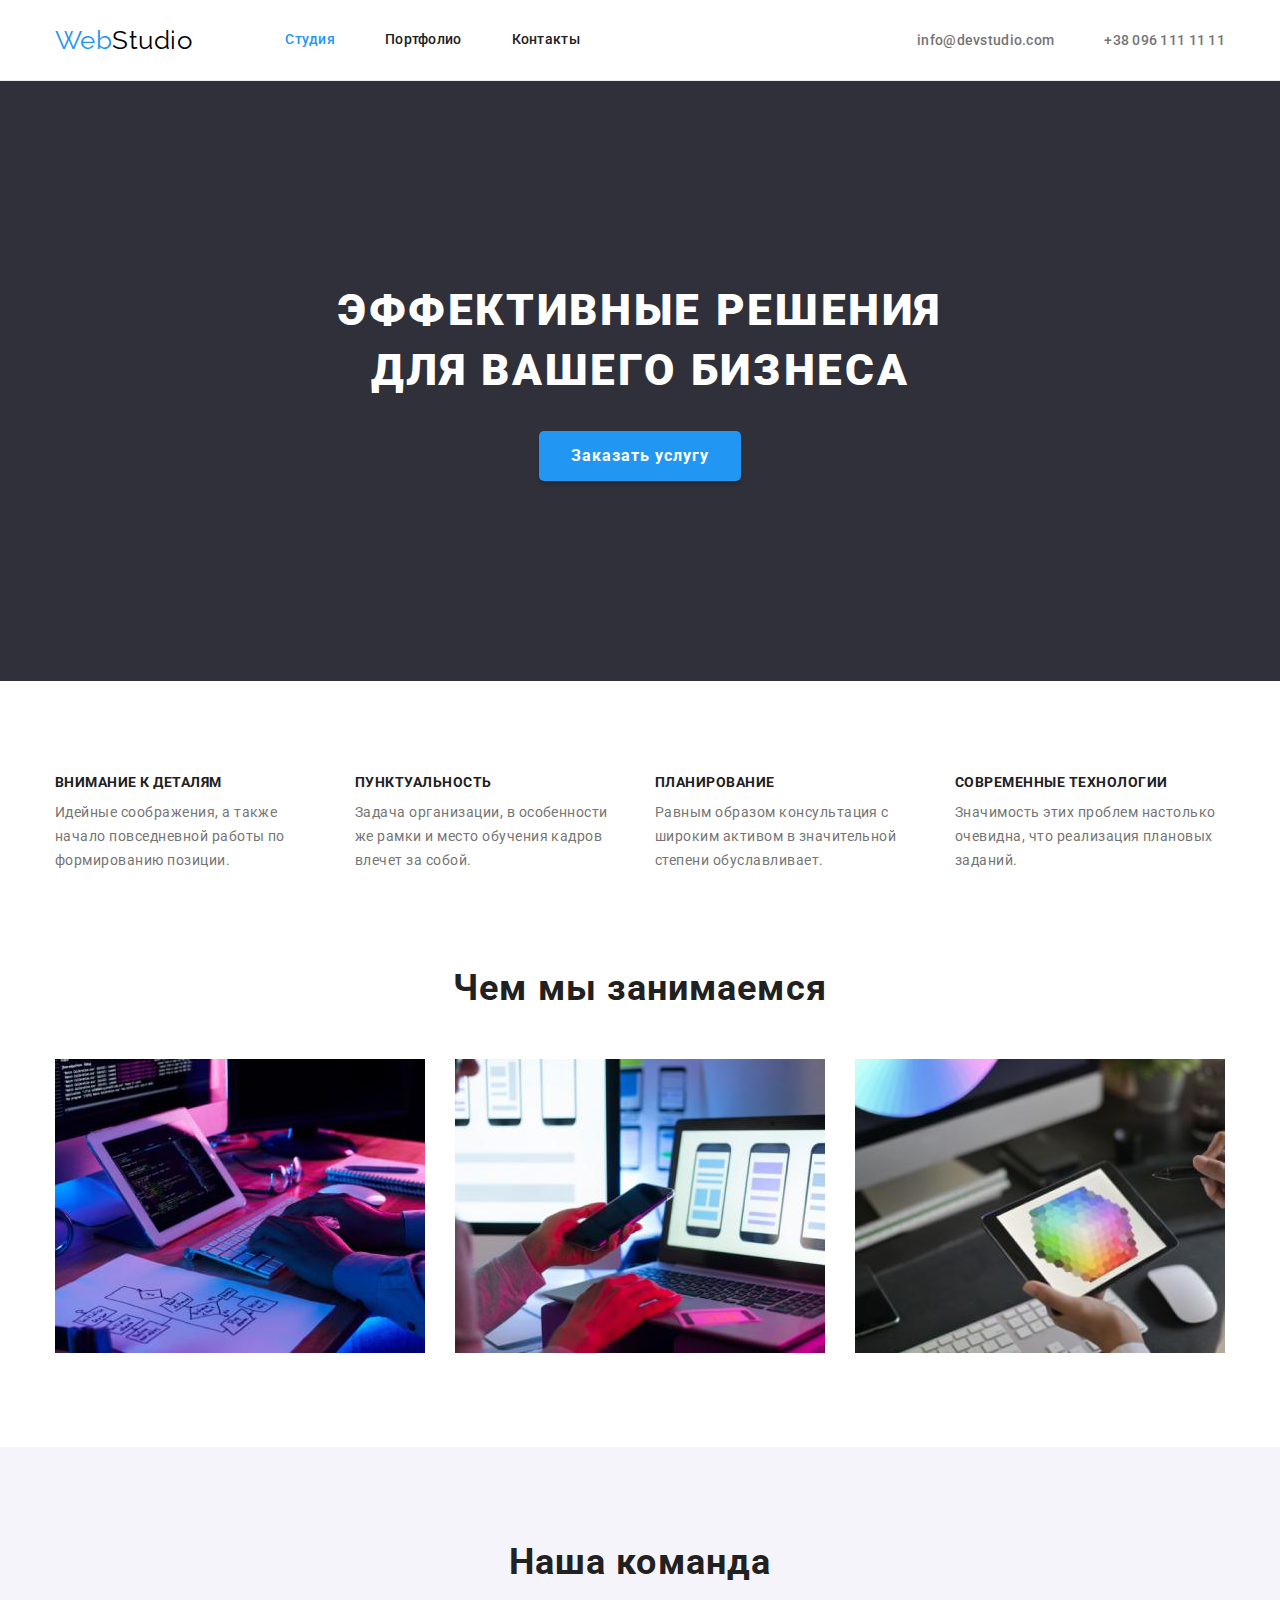
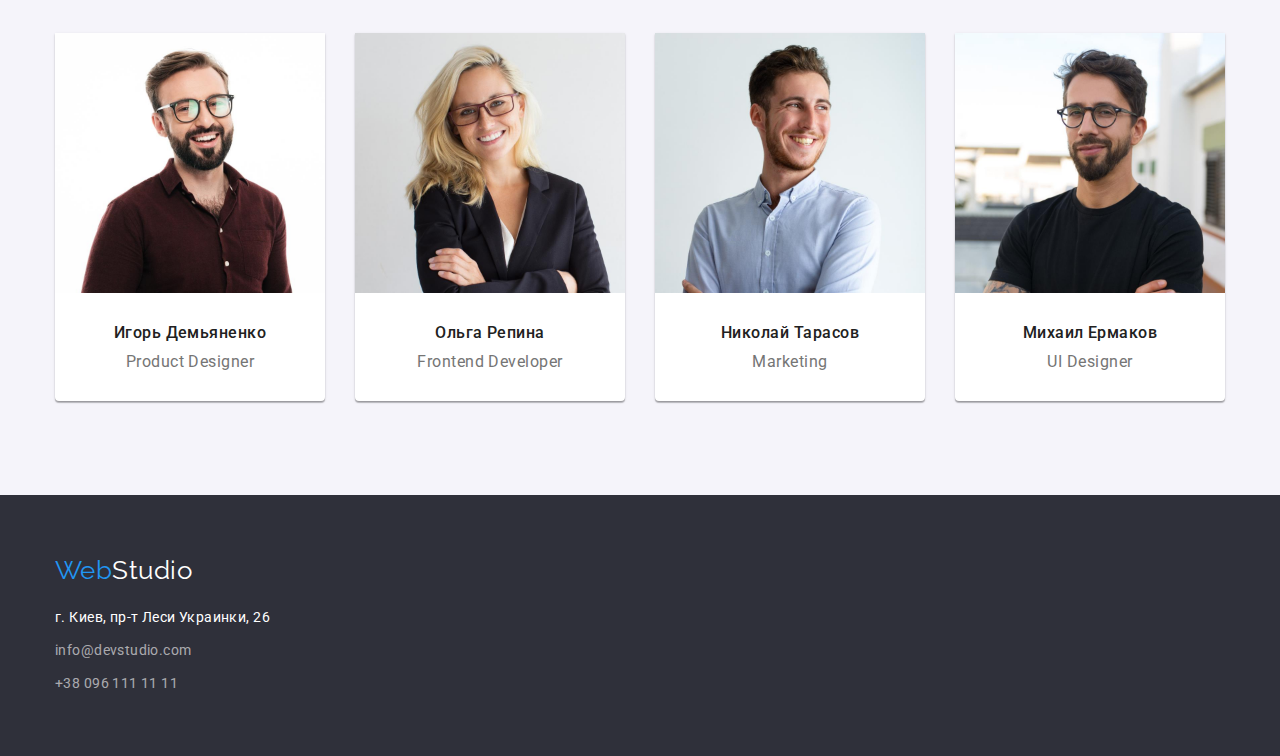
<file: index.html>
<!DOCTYPE html>
<html lang="ru">
<head>
    <meta charset="UTF-8">
    <meta http-equiv="X-UA-Compatible" content="IE=edge">
    <meta name="viewport" content="width=device-width, initial-scale=1.0">
    <title>Студия</title>
    <link rel="preconnect" href="https://fonts.googleapis.com">
    <link rel="preconnect" href="https://fonts.gstatic.com" crossorigin>
    <link href="https://fonts.googleapis.com/css2?family=Raleway:wght@700&family=Roboto:wght@400;500;700;900&display=swap"
        rel="stylesheet">
        <link rel="stylesheet" href="https://cdnjs.cloudflare.com/ajax/libs/modern-normalize/1.1.0/modern-normalize.min.css">
    <link rel="stylesheet" href="./css/styles.css">
</head>
<body>
    <!-- Шапка сайта -->
    <header class="header">
        <div class="container header-container">
            <nav class="main-nav">
                <a href="./" class="logo">Web<span class="header-logo">Studio</span></a>
                <ul class="site-nav list">
                    <li class="item"><a class="link current" href="./index.html">Студия</a></li>
                    <li class="item"><a class="link" href="./portfolio.html" >Портфолио</a></li>
                    <li class="item"><a class="link" href="">Контакты</a></li>
                </ul>
            </nav>
              <div class="header-connect">
                  <ul class="contact-information list">
                      <li class="item"><a class="link" href="mailto:info@devstudio.com">info@devstudio.com</a></li>
                      <li class="item"><a class="link" href="tel:+380961111111">+38 096 111 11 11</a></li>
                  </ul>
              </div>
        </div>
    
    </header>
    <main>
        <!--герой-->
        <section class="hero">
            <div class="container">
                <h1 class="hero-title list">Эффективные решения<br> для вашего бизнеса</h1>
                <button type="button" class="hero-button button-btn button-shadow">Заказать услугу</button>
            </div>
        </section>
        <!--Особенности-->
    <section class="section">
        <div class="container">
            <h2 class="peculiarities-title visually-hidden">Особенности</h2>
            <ul class="peculiarities-list">
                <li class="peculiarities-item">
                    <h3 class="title">Внимание к деталям</h3>
                    <p class="text">Идейные соображения, а также начало повседневной работы по формированию позиции.</p>
                </li>
                <li class="peculiarities-item">
                    <h3 class="title">Пунктуальность</h3>
                    <p class="text">Задача организации, в особенности же рамки и место обучения кадров влечет за собой.</p>
                </li>
                <li class="peculiarities-item">
                    <h3 class="title">Планирование</h3>
                    <p class="text">Равным образом консультация с широким активом в значительной степени обуславливает.</p>
                </li>
                <li class="peculiarities-item">
                    <h3 class="title">Современные технологии</h3>
                    <p class="text">Значимость этих проблем настолько очевидна, что реализация плановых заданий.</p>
                </li>
            </ul>
     </div>
    </section>
    <!--Чем мы занимаемся-->
    <section class="section our-works">
        <div class="container">
            <h2 class="section-title">Чем мы занимаемся</h2>
            <ul class="img-list" lang="en">
                <li class="img-item">
                    <img
                    src="./images/keyboard.jpg" 
                    alt="работа-за-компьютером"
                    width="370"
                    >
                </li>
                <li class="img-item">
                    <img
                    src="./images/notebook.jpg"
                    alt="человек-за-нотбуком-с-телефоном"
                    width="370">
                </li>
                <li class="img-item">
                    <img
                    src="./images/tablet.jpg"
                    alt="работа-с-цветами-в-планшете"
                    width="370">
                </li>
            </ul>
        </div>
    </section>
    <!--Наша команда-->
    <section class="section team">
        <div class="container">
            <h2 class="section-title">Наша команда</h2>
            <ul class="team-list">
                <li class="team-item team-shadow">
                    <img 
                    src="./images/man-in-shirt-and-glasses.jpg" 
                    alt="бородатый-мужчина-в-темной-рубашке-в-очках" 
                    width="270"
                    >
                    <div class="team-card">
                        <h3 class="team-title">Игорь Демьяненко</h3>
                        <p class="team-text" lang="en">Product Designer</p>
                    </div>
                </li>
                <li class="team-item team-shadow">
                    <img 
                    src="./images/woman-with-glasses.jpg" 
                    alt="девушка-в-черном-пиджаке-и-очках" 
                    width="270">
                    <div class="team-card">
                        <h3 class="team-title">Ольга Репина</h3>
                        <p class="team-text" lang="en">Frontend Developer</p>
                    </div>
                </li>
                <li class="team-item team-shadow">
                    <img 
                    src="./images/man-in-shirt.jpg" 
                    alt="мужчина-в-белой-рубашке" 
                    width="270">
                    <div class="team-card">
                        <h3 class="team-title">Николай Тарасов</h3>
                        <p class="team-text" lang="en">Marketing</p>
                    </div>
                </li>
                <li class="team-item team-shadow">
                    <img 
                    src="./images/man-with-glasses.jpg" 
                    alt="мужчина-в-темной-футболке-и-очках"
                    width="270">
                    <div class="team-card">
                        <h3 class="team-title">Михаил Ермаков</h3>
                        <p class="team-text" lang="en">UI Designer</p>
                    </div>
                </li>
            </ul>
        </div>
    </section>
    </main>
    <!--подвал-->
    <footer class="footer">
        <div class="container">
            <a href="./" class="logo">Web<span class="footer-logo">Studio</span></a>
            <address class="address">
                <ul class="address-list">
                    <li>
                        <a class="address-link" href="https://goo.gl/maps/X1P27WakaM2fCsHK8" target="_blank"
                            rel="noopener noreferrer">
                            г. Киев, пр-т Леси Украинки, 26
                        </a>
                    </li>
                    <li class="address-item">
                        <a class="address-contact" href="mailto:info@devstudio.com">info@devstudio.com</a>
                    </li>
                    <li class="address-item">
                        <a class="address-contact" href="tel:+380961111111">+38 096 111 11 11</a>
                    </li>
                </ul>
            </address>
        </div>
    </footer>
    </body>
    
    </html>
</file>
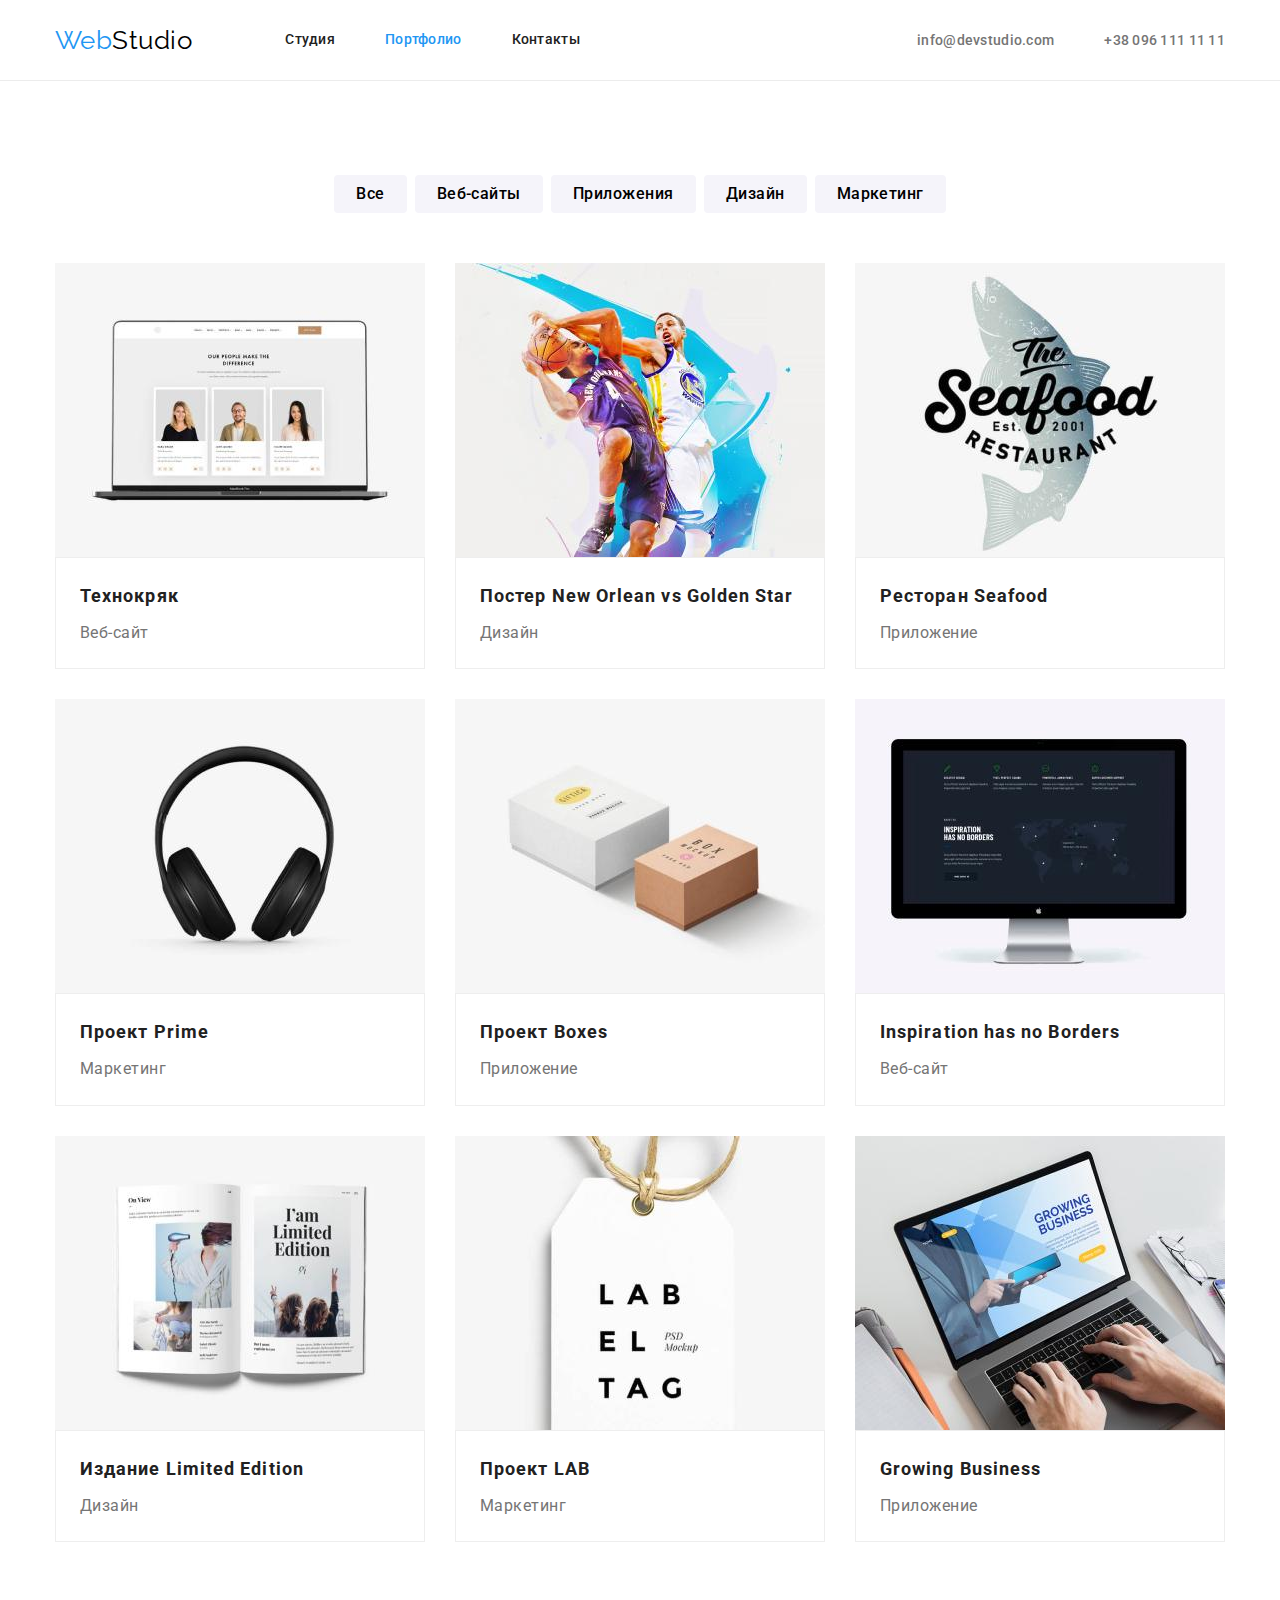
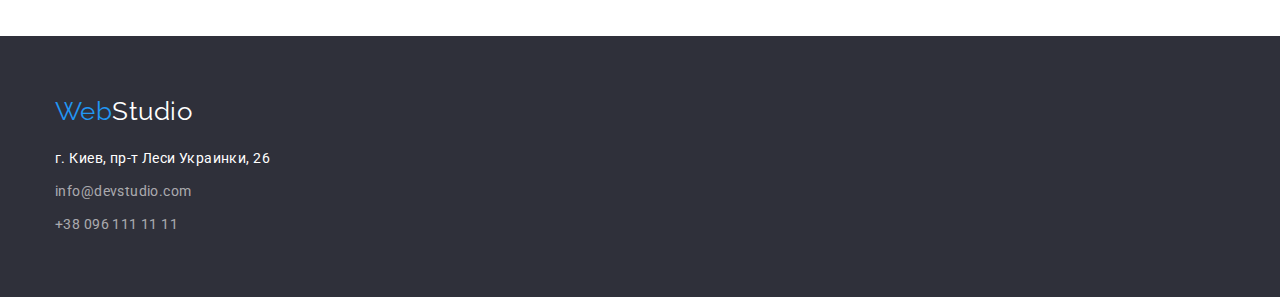
<file: portfolio.html>
<!DOCTYPE html>
<html lang="ru">

<head>
    <meta charset="UTF-8">
    <meta http-equiv="X-UA-Compatible" content="IE=edge">
    <meta name="viewport" content="width=device-width, initial-scale=1.0">
    <title>Портфолио</title>
    <link rel="preconnect" href="https://fonts.googleapis.com">
    <link rel="preconnect" href="https://fonts.gstatic.com" crossorigin>
    <link
        href="https://fonts.googleapis.com/css2?family=Raleway:wght@700&family=Roboto:wght@400;500;700;900&display=swap"
        rel="stylesheet">
        <link rel="stylesheet" href="https://cdnjs.cloudflare.com/ajax/libs/modern-normalize/1.1.0/modern-normalize.min.css">
    <link rel="stylesheet" href="./css/styles.css">
</head>

<body>
    <!-- Шапка сайта -->
        <header class="header">
            <div class="container header-container">
                <nav class="main-nav">
                    <a href="./" class="logo">Web<span class="header-logo">Studio</span></a>
                    <ul class="site-nav list">
                        <li class="item"><a class="link" href="./index.html">Студия</a></li>
                        <li class="item"><a class="link current" href="./portfolio.html">Портфолио</a></li>
                        <li class="item"><a class="link" href="">Контакты</a></li>
                    </ul>
                </nav>
            <div class="header-connect">
                <ul class="contact-information list">
                    <li class="item"><a class="link" href="mailto:info@devstudio.com">info@devstudio.com</a></li>
                    <li class="item"><a class="link" href="tel:+380961111111">+38 096 111 11 11</a></li>
                </ul>
            </div>
              </div>
         </div>
        </header>   
    <main>
        <!--Main-button-->
            <section class="section">
                <div class="container">
                    <h1 class="visually-hidden">Портфолио</h1>
                    <ul class="filter">
                        <li class="filter-item">
                            <button type="button" class="button">Все</button>
                        </li>
                        <li class="filter-item">
                            <button type="button" class="button">Веб-сайты</button>
                        </li>
                        <li class="filter-item">
                            <button type="button" class="button">Приложения</button>
                        </li>
                        <li class="filter-item">
                            <button type="button" class="button">Дизайн</button>
                        </li>
                        <li class="filter-item">
                            <button type="button" class="button">Маркетинг</button>
                        </li>
                    </ul>
                    <ul class="work-list flex-container">
                        <li class="flex-element">
                            <img src="./images/p-img1.jpg" alt="серый-ноутбук-с-тремя-картинками-людей" width="370">
                            <div class="content">
                                <h2 class="work-title">Технокряк</h2>
                                <p class="work-text">Веб-сайт</p>
                        </div>
                        </li>
                        <li class="flex-element">
                            <img src="./images/p-img2.jpg" alt="игра-в-баскетбол-двух-людей" width="370">
                            <div class="content">
                                <h2 class="work-title">Постер <span lang="en">New Orlean vs Golden Star</span></h2>
                                <p class="work-text">Дизайн</p>
                            </div>
                        </li>
                        <li class="flex-element">
                            <img src="./images/p-img3.jpg" alt="эмблема-рыбы" width="370">
                            <div class="content">
                                <h2 class="work-title">Ресторан <span lang="en">Seafood</span></h2>
                                <p class="work-text">Приложение</p>
                            </div>
                        </li>
                        <li class="flex-element">
                            <img src="./images/p-img4.jpg" alt="черные-наушники" width="370">
                            <div class="content">
                                <h2 class="work-title">Проект <span lang="en">Prime</span></h2>
                                <p class="work-text">Маркетинг</p>
                            </div>
                        </li>
                        <li class="flex-element">
                            <img src="./images/p-img5.jpg" alt="две-коробки" width="370">
                            <div class="content">
                                <h2 class="work-title">Проект <span lang="en">Boxes</span></h2>
                                <p class="work-text">Приложение</p>
                            </div>
                        </li>
                        <li class="flex-element">
                            <img src="./images/p-img6.jpg" alt="монитор-с-картой" width="370">
                            <div class="content">
                                <h2 class="work-title" lang="en">Inspiration has no Borders</h2>
                                <p class="work-text">Веб-сайт</p>
                            </div>
                        </li>
                        <li class="flex-element">
                            <img src="./images/p-img7.jpg" alt="книга-с-текстом" width="370">
                            <div class="content">
                                <h2 class="work-title">Издание <span lang="en">Limited Edition</span></h2>
                                <p class="work-text">Дизайн</p>
                            </div>
                        </li>
                        <li class="flex-element">
                            <img src="./images/p-img8.jpg" alt="картачка-с-надписью" width="370">
                            <div class="content">
                                <h2 class="work-title">Проект <span lang="en">LAB</span></h2>
                                <p class="work-text">Маркетинг</p>
                            </div>
                        </li>
                        <li class="flex-element">
                            <img src="./images/p-img9.jpg" alt="человек-за-нотбуком" width="370">
                            <div class="content">
                                <h2 class="work-title" lang="en">Growing Business</h2>
                                <p class="work-text">Приложение</p>
                            </div>
                        </li>
                    </ul>
                </div>
            </section>
            <!-- футер -->
    </main>
        <footer class="footer studio">
            <div class="container">
                <a href="./" class="logo">Web<span class="footer-logo">Studio</span></a>
                <address class="address">
                    <ul class="address-list">
                        <li>
                            <a class="address-link" href="https://goo.gl/maps/X1P27WakaM2fCsHK8" target="_blank"
                                rel="noopener noreferrer">
                                г. Киев, пр-т Леси Украинки, 26
                            </a>
                        </li>
                        <li class="address-item">
                            <a class="address-contact" href="mailto:info@devstudio.com">info@devstudio.com</a>
                        </li>
                        <li class="address-item">
                            <a class="address-contact" href="tel:+380961111111">+38 096 111 11 11</a>
                        </li>
                    </ul>
                </address>
            </div>
        </footer>
    </body>
    
    </html>
</file>
<file: css/styles.css>
:root {
  --header-color: #ffffff;
  --primary-text-color: #212121;
  --second-text-color: #757575;
  --third-text-color: #2196f3;
  --primary-white-color: #ffffff;
  --secondary-title-color: #000000;
}

html {
  box-sizing: border-box;
}

*,
*::before,
*::after {
  box-sizing: inherit;
}

body {
  color: var(--primary-text-color);
  background-color: var(--primary-white-color);
  font-family: Roboto, sans-serif;
  letter-spacing: 0.03em;
}
/* утилиты */
.list {
  padding: 0;
  margin: 0;
}
img {
  max-width: 100%;
  height: auto;
  display: block;
}
ul {
  list-style: none;
}

.visually-hidden {
  position: absolute;
  white-space: nowrap;
  width: 1px;
  height: 1px;
  overflow: hidden;
  border: 0px;
  padding: 0px;
  clip: rect(0 0 0 0);
  clip-path: inset(50%);
  margin: -1px;
}

a {
  text-decoration: none;
}
/* сброс стилей */
h1,
h2,
h3,
p,
ul {
  margin: 0px;
  padding: 0px;
}
/* Шапка сайта */
.header {
  border-bottom: 1px solid #ececec;
}
.header-container {
  display: flex;
  align-items: center;
}
.header-connect {
  margin-left: auto;
}
.logo {
  color: var(--third-text-color);
  font-family: Raleway;
  font-size: 26px;
  line-height: 1.19;
  text-decoration: none;
}
/*button*/

button {
  border: 0px;
  text-align: center;
  cursor: pointer;
  background: #f5f4fa;
  font-family: inherit;
}
.button {
  padding: 6px 22px;
  border-radius: 4px;
  font-weight: 500;
  font-size: 16px;
  line-height: 1.625;
  font-family: Roboto;
  font-style: normal;
  text-align: center;
  letter-spacing: 0.03em;
}
.hero-button {
  font-family: Roboto, sans-serif;
  font-style: normal;
  font-weight: 700;
  font-size: 16px;
  line-height: 1.87;
  display: flex;
  align-items: center;
  text-align: center;
  letter-spacing: 0.06em;
  color: var(--primary-white-color);
  background: var(--third-text-color);
  box-shadow: 0px 4px 4px rgba(0, 0, 0, 0.15);
}
.button-btn {
  border-radius: 5px;
  min-width: 200px;
  margin: 0 auto;
  height: 50px;
  padding: 10px 32px;
}
.button.primary {
  color: var(--primary-white-color);
  background-color: var(--third-text-color);
}
.filter .button:hover,
.filter .button:focus {
  color: var(--header-color);
  background-color: var(--third-text-color);
  box-shadow: 0px 3px 1px rgba(0, 0, 0, 0.1), 0px 1px 2px rgba(0, 0, 0, 0.08),
    0px 2px 2px rgba(0, 0, 0, 0.12);
}
.filter {
  display: flex;
  justify-content: center;
  margin-bottom: 50px;
}
.filter .filter-item:not(:last-child) {
  margin-right: 8px;
}
/* main-nav */
.main-nav {
  display: flex;
  align-items: center;
}
/*Site nav*/
.container {
  padding-left: 15px;
  padding-right: 15px;
  width: 1200px;
  margin-left: auto;
  margin-right: auto;
}
.site-nav {
  display: flex;
  margin-left: 93px;
}

.site-nav .item + .item {
  margin-left: 50px;
}

.site-nav .link.current {
  color: var(--third-text-color);
}
.site-nav .link {
  display: block;
  color: var(--primary-text-color);
  font-weight: 500;
  font-size: 14px;
  line-height: 1.14;
  letter-spacing: 0.02em;
  padding-top: 32px;
  padding-bottom: 32px;
}
.site-nav .link:hover,
.site-nav .link:focus {
  color: var(--third-text-color);
}
.contact-information {
  display: flex;
  margin-left: auto;
}
.contact-information .item + .item {
  margin-left: 50px;
}
.contact-information .link {
  color: var(--second-text-color);
  font-weight: 500;
  font-size: 14px;
  line-height: 1.14;
  letter-spacing: 0.02em;
}
.contact-information .link:hover,
.contact-information .link:focus {
  color: var(--third-text-color);
}
.header-logo {
  color: var(--secondary-title-color);
}

.list-hero {
  padding: 0;
}
/*hero-title*/

.hero {
  background-color: #2f303a;
  height: 600px;
  align-items: center;
  margin-inline: auto;
  padding-top: 200px;
  padding-bottom: 200px;
}
.hero-title {
  margin-top: 0;
  margin-bottom: 30px;
  font-weight: 900;
  font-size: 44px;
  line-height: 1.36;
  text-align: center;
  letter-spacing: 0.06em;
  text-transform: uppercase;
  color: var(--header-color);
}

/*section*/
.img-list {
  display: flex;
  text-align: center;
}
.img-item:not(:last-child) {
  margin-right: 30px;
}
.team {
  background-color: #f5f4fa;
}

.section-title {
  margin-top: 0;
  margin-bottom: 50px;
  font-weight: 700;
  font-size: 36px;
  line-height: 1.17;
  letter-spacing: 0.03em;
  text-align: center;
}

.team-list {
  display: flex;
  align-items: center;
  margin-inline: auto;
}
.team-item:not(:last-child) {
  margin-right: 30px;
}
.team-card {
  padding-top: 30px;
  padding-bottom: 30px;
}
.team-shadow {
  background-color: var(--primary-white-color);
  box-shadow: 0px 1px 3px rgb(0 0 0 / 12%), 0px 1px 1px rgb(0 0 0 / 14%),
    0px 2px 1px rgb(0 0 0 / 20%);
  border-radius: 0px 0px 4px 4px;
}
.team-title {
  font-weight: 500;
  font-size: 16px;
  line-height: 1.19;
  text-align: center;
  letter-spacing: 0.03em;
  margin-bottom: 10px;
}
.team-text {
  color: var(--second-text-color);
  font-weight: 400;
  font-size: 16px;
  line-height: 1.19;
  text-align: center;
  letter-spacing: 0.03em;
}

/*peculiarities*/

.section {
  padding-top: 94px;
  padding-bottom: 94px;
}
.our-works {
  padding-top: 0;
}
.peculiarities-item:not(:last-child) {
  margin-right: 30px;
}
.peculiarities-list .peculiarities-item {
  width: 270px;
}
.peculiarities-list .title {
  margin-top: 0;
  margin-bottom: 10px;
  font-size: 14px;
  line-height: 1.14;
  text-transform: uppercase;
}
.peculiarities-list .text {
  color: var(--second-text-color);
  font-size: 14px;
  line-height: 1.71;
}
.peculiarities-title {
  margin-top: 0px;
}

.peculiarities-list {
  align-items: center;
  display: flex;
}

/*--------------------portfolio*--------------------/

/*work*/
.work-title {
  font-size: 18px;
  line-height: 2;
  letter-spacing: 0.06em;
  margin-bottom: 4px;
}
.work-text {
  color: var(--second-text-color);
  font-size: 16px;
  line-height: 1.9;
}
/*footer*/
.address .address-link,
.address-contact {
  font-family: Roboto;
  font-style: normal;
  font-size: 14px;
  line-height: 1.71;
  letter-spacing: 0.03em;
}
.footer {
  background-color: #2f303a;
  padding-bottom: 60px;
  padding-top: 60px;
}
.address-link {
  color: var(--primary-white-color);
}
.address-contact {
  color: rgba(255, 255, 255, 0.6);
  font-family: Roboto;
  font-style: normal;
  font-size: 14px;
  line-height: 1.71;
  letter-spacing: 0.03em;
}
.address-list .address-link:hover,
.address-list .address-link:focus {
  color: var(--third-text-color);
}
.address-list .address-contact:hover,
.address-list .address-contact:focus {
  color: var(--third-text-color);
}

.address-item {
  margin-top: 9px;
}
.address {
  margin-top: 20px;
}
.footer-logo {
  color: var(--primary-white-color);
}
.flex-container {
  display: flex;
  flex-wrap: wrap;
}
.flex-element:nth-child(3n) {
  margin-right: 0;
}
.flex-element:nth-last-child(-n + 3) {
  margin-bottom: 0;
}
.flex-element {
  width: calc((100% - 60px) / 3);
  margin-right: 30px;
  margin-bottom: 30px;
}
.content {
  padding: 20px 24px 20px 24px;
  border: 1px solid #eeeeee;
}
</file>
